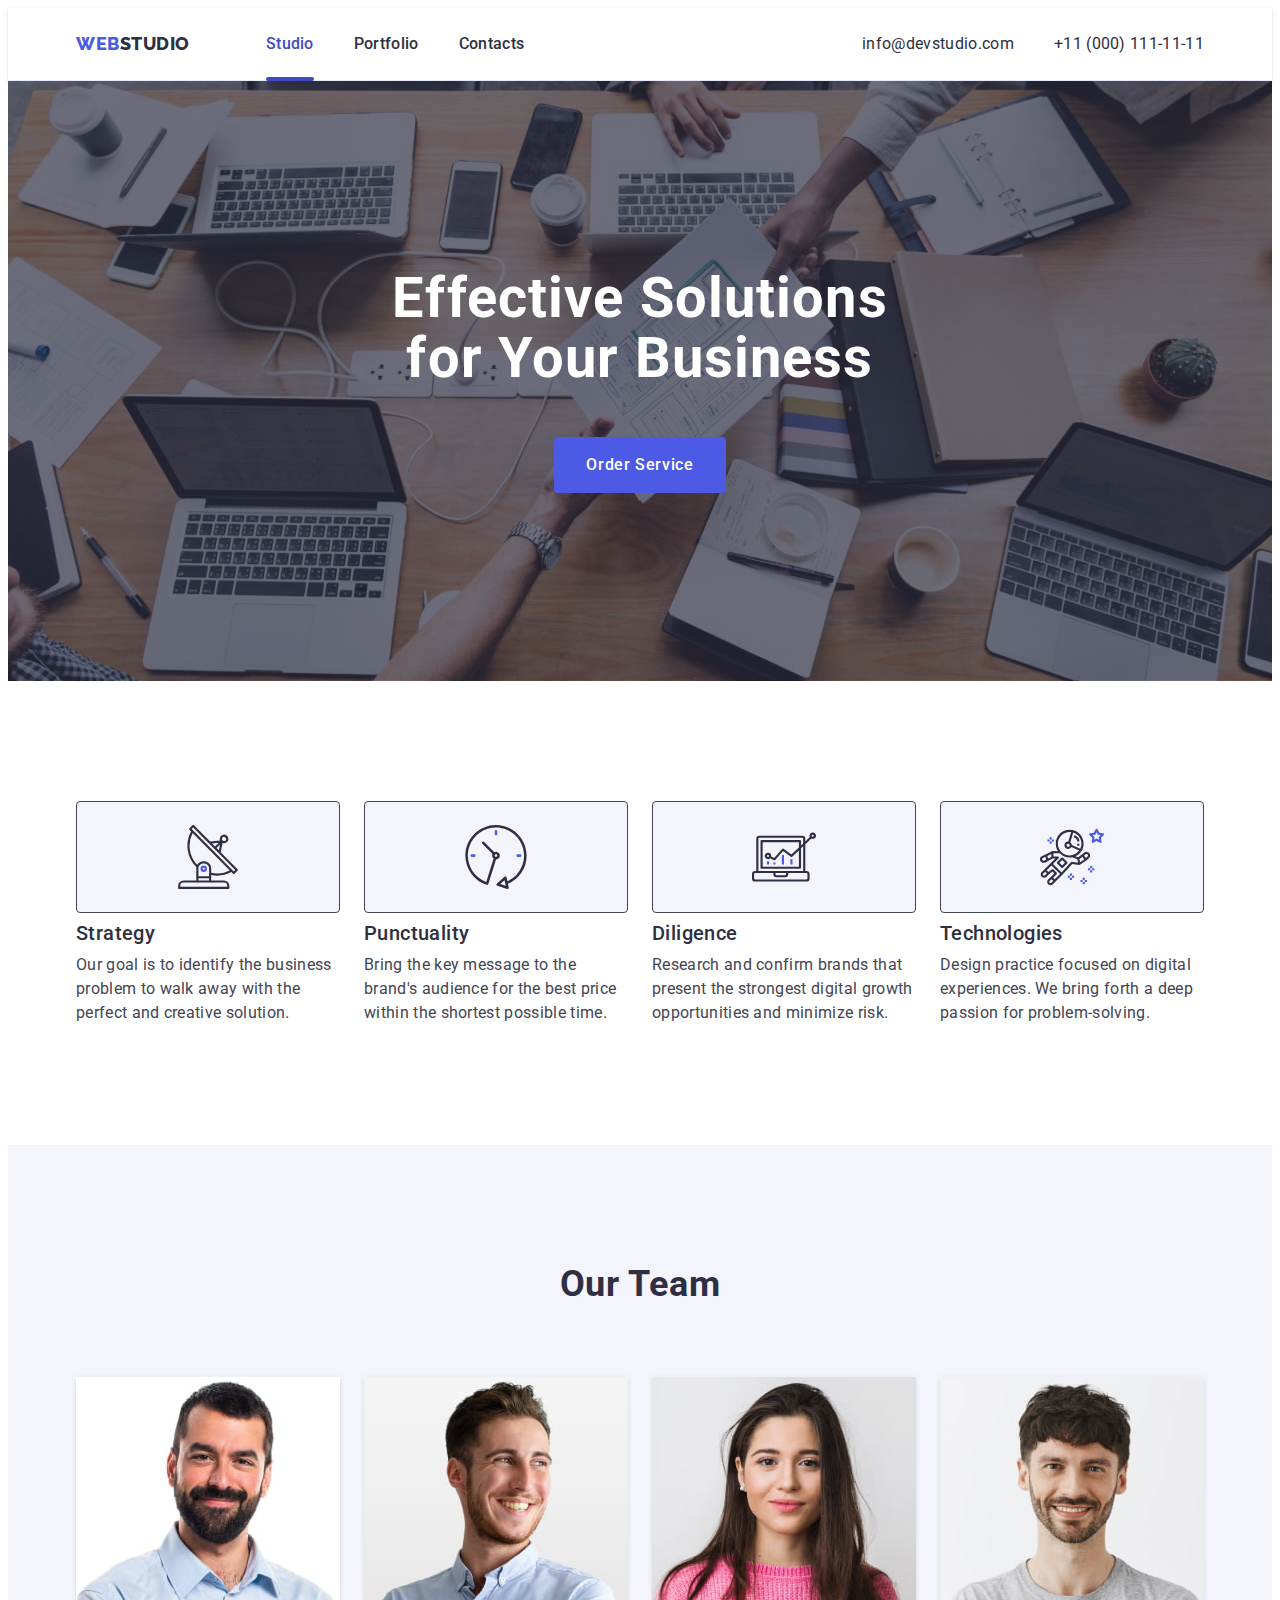
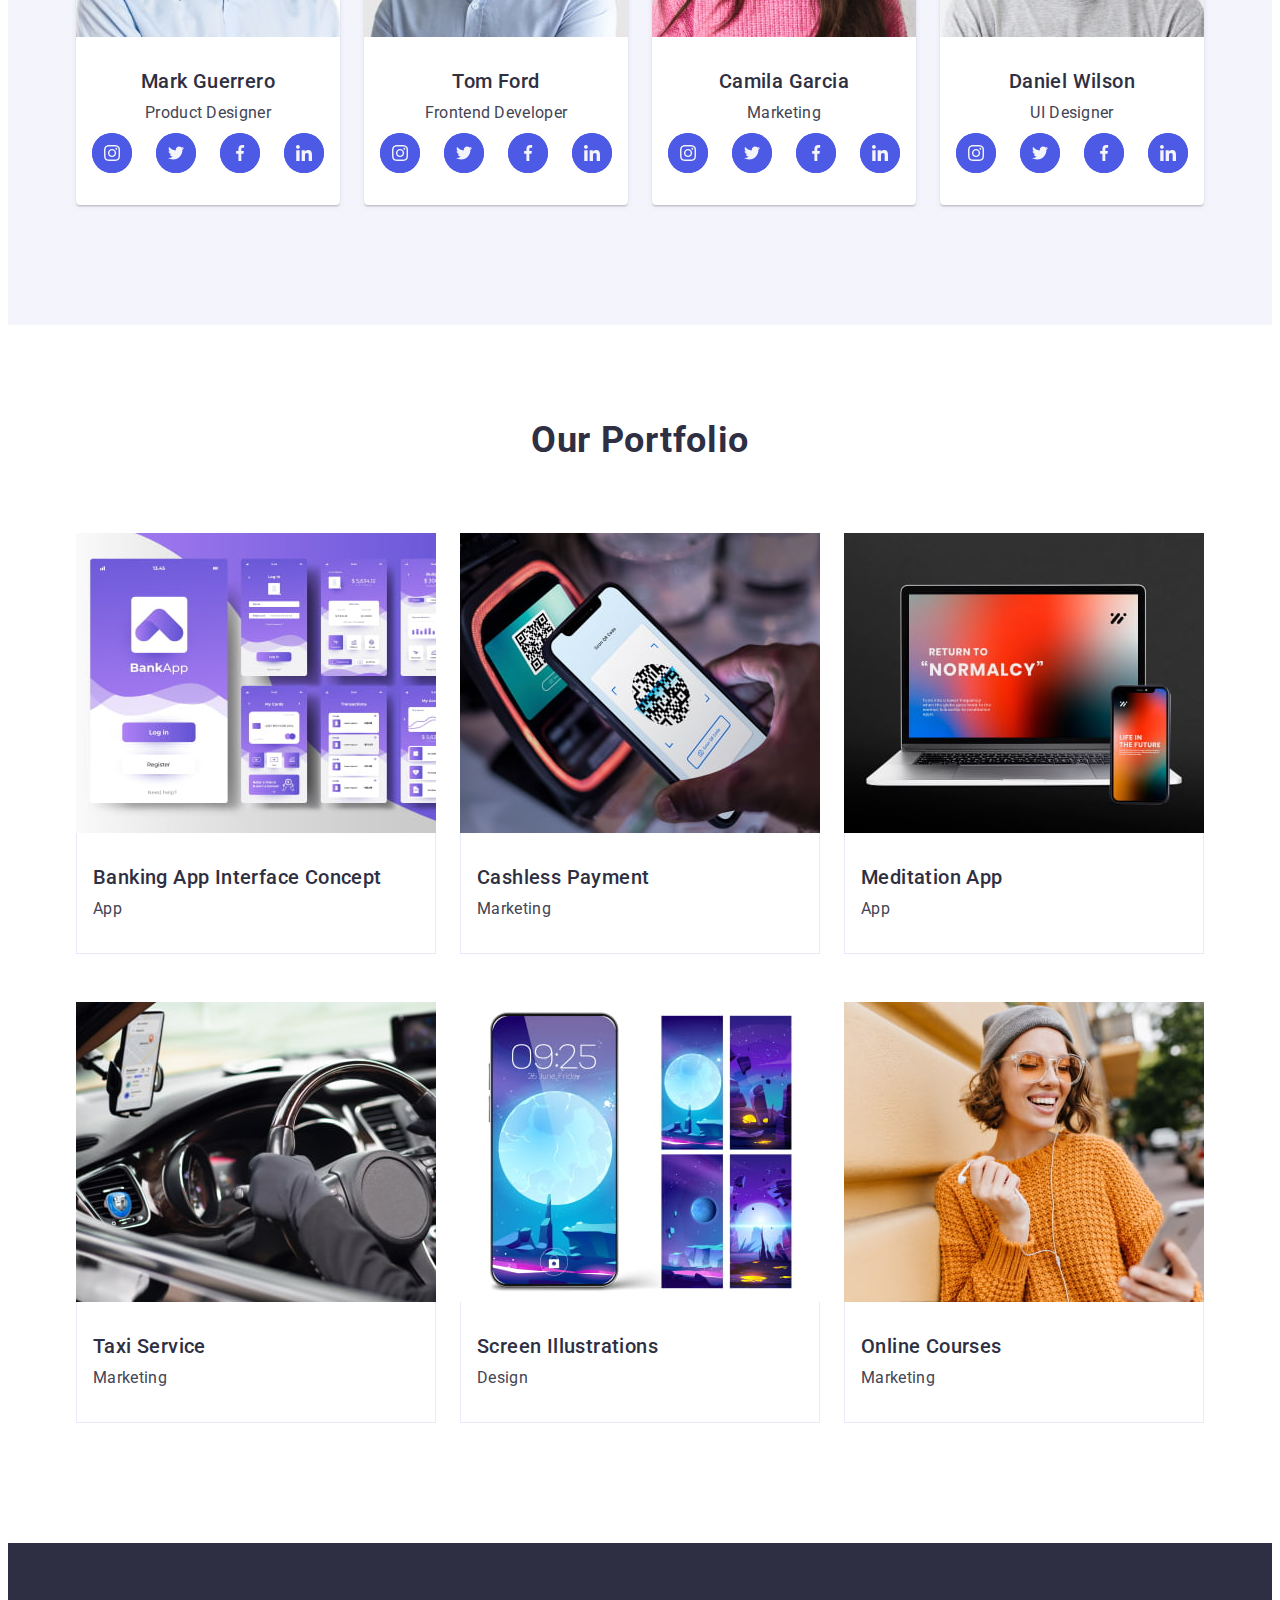
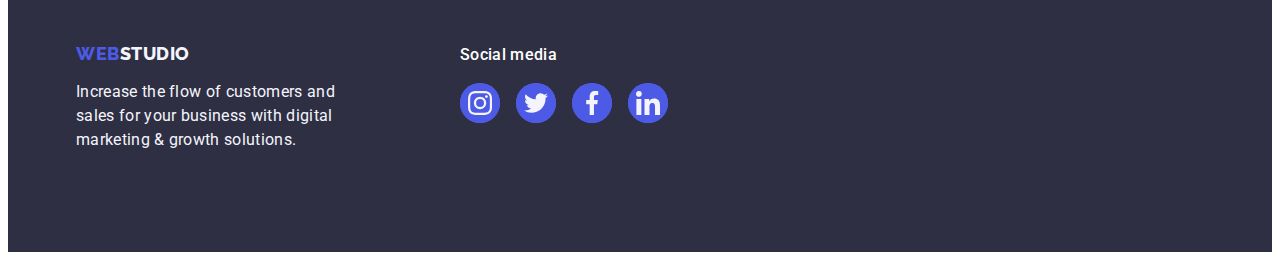
<file: index.html>
<!DOCTYPE html>
<html lang="en">
  <head>
    <meta charset="UTF-8" />
    <meta http-equiv="X-UA-Compatible" content="IE=edge" />
    <meta name="viewport" content="width=device-width, initial-scale=1.0" />
    <title lang="uk">Студія</title>

    <link rel="preconnect" href="https://fonts.googleapis.com" />
    <link rel="preconnect" href="https://fonts.gstatic.com" crossorigin />
    <link
      href="https://fonts.googleapis.com/css2?family=Raleway:wght@800&family=Roboto:wght@400;500;700;900&display=swap"
      rel="stylesheet"
    />
    <link
      rel="stylesheet"
      href="https://cdnjs.cloudflare.com/ajax/libs/modern-normalize/2.0.0/modern-normalize.min.css"
      integrity="sha512-4xo8blKMVCiXpTaLzQSLSw3KFOVPWhm/TRtuPVc4WG6kUgjH6J03IBuG7JZPkcWMxJ5huwaBpOpnwYElP/m6wg=="
      crossorigin="anonymous"
      referrerpolicy="no-referrer"
    />
    <link rel="stylesheet" href="./css/styles.css" />
  </head>

  <body>
    <!-- header -->
    <header class="header">
      <div class="header-container container">
        <nav class="header-nav">
          <a class="logo link logo-header" href="./index.html"
            >Web<span class="logo-dark">Studio</span></a
          >
          <ul class="nav-list list">
            <li class="nav-item">
              <a class="nav-link link current" href="./index.html">Studio</a>
            </li>
            <li class="nav-item">
              <a class="nav-link link" href="">Portfolio</a>
            </li>
            <li class="nav-item">
              <a class="nav-link link" href="">Contacts</a>
            </li>
          </ul>
        </nav>
        <address class="adress">
          <ul class="adress-list list">
            <li>
              <a class="link adress-link" href="mailto:info@devstudio.com"
                >info@devstudio.com</a
              >
            </li>
            <li>
              <a class="link adress-link" href="tel:+110001111111"
                >+11 (000) 111-11-11</a
              >
            </li>
          </ul>
        </address>
      </div>
    </header>

    <main>
      <!-- hero section 1-->
      <section class="hero">
        <div class="container">
          <h1 class="hero-title">Effective Solutions for Your Business</h1>
          <button class="hero-title-btn button" type="button">
            Order Service
          </button>
        </div>
      </section>

      <!-- Anvantages section 2-->
      <section class="advantages">
        <div class="container">
          <h2 hidden class="visually-hidden">Our advantages</h2>
          <ul class="list advantages-list">
            <li class="advantages-list-item">
              <div class="advantages-list-wrapper">
                <svg width="64" height="64">
                  <use href="./images/icons.svg#icon-antenna"></use>
                </svg>
              </div>
              <h3 class="advantages-title">Strategy</h3>
              <p class="advantages-text">
                Our goal is to identify the business problem to walk away with
                the perfect and creative solution.
              </p>
            </li>
            <li class="advantages-list-item">
              <div class="advantages-list-wrapper">
                <svg width="64" height="64">
                  <use href="./images/icons.svg#icon-clock"></use>
                </svg>
              </div>
              <h3 class="advantages-title">Punctuality</h3>
              <p class="advantages-text">
                Bring the key message to the brand's audience for the best price
                within the shortest possible time.
              </p>
            </li>
            <li class="advantages-list-item">
              <div class="advantages-list-wrapper">
                <svg width="64" height="64">
                  <use href="./images/icons.svg#icon-diagram"></use>
                </svg>
              </div>
              <h3 class="advantages-title">Diligence</h3>
              <p class="advantages-text">
                Research and confirm brands that present the strongest digital
                growth opportunities and minimize risk.
              </p>
            </li>
            <li class="advantages-list-item">
              <div class="advantages-list-wrapper">
                <svg width="64" height="64">
                  <use href="./images/icons.svg#icon-astronaut"></use>
                </svg>
              </div>
              <h3 class="advantages-title">Technologies</h3>
              <p class="advantages-text">
                Design practice focused on digital experiences. We bring forth a
                deep passion for problem-solving.
              </p>
            </li>
          </ul>
        </div>
      </section>

      <!-- Team  section 3-->
      <section class="team">
        <div class="container">
          <h2 class="section-title">Our Team</h2>
          <ul class="list team-set">
            <li class="team-list team-set-item">
              <img
                src="./images/team/img3.jpg"
                alt="Mark Guerrero"
                width="264"
                height="260"
              />
              <div class="team-set-item-box">
                <h3 class="team-member">Mark Guerrero</h3>
                <p class="team-text">Product Designer</p>
                <ul class="social-list list">
                  <li class="social-item">
                    <a
                      class="social-link link"
                      href="http://instagram.com"
                      target="_blank"
                      rel="noopener no-referrer"
                    >
                      <svg class="social-icon" width="16" height="16">
                        <use href="./images/icons.svg#icon-instagram"></use>
                      </svg>
                    </a>
                  </li>
                  <li class="social-item">
                    <a
                      class="social-link link"
                      href="http://twitter.com"
                      target="_blank"
                      rel="noopener no-referrer"
                    >
                      <svg class="social-icon" width="16" height="16">
                        <use href="./images/icons.svg#icon-twitter"></use>
                      </svg>
                    </a>
                  </li>
                  <li class="social-item">
                    <a
                      class="social-link link"
                      href="http://facebook.com"
                      target="_blank"
                      rel="noopener no-referrer"
                    >
                      <svg class="social-icon" width="16" height="16">
                        <use href="./images/icons.svg#icon-facebook"></use>
                      </svg>
                    </a>
                  </li>
                  <li class="social-item">
                    <a
                      class="social-link link"
                      href="http://linkedin.com"
                      target="_blank"
                      rel="noopener no-referrer"
                    >
                      <svg class="social-icon" width="16" height="16">
                        <use href="./images/icons.svg#icon-linkedin"></use>
                      </svg>
                    </a>
                  </li>
                </ul>
              </div>
            </li>

            <li class="team-list team-set-item">
              <img
                src="./images/team/img2.jpg"
                alt="Tom Ford"
                width="264"
                height="260"
              />
              <div class="team-set-item-box">
                <h3 class="team-member">Tom Ford</h3>
                <p class="team-text">Frontend Developer</p>
                <ul class="social-list list">
                  <li class="social-item">
                    <a
                      class="social-link link"
                      href="http://instagram.com"
                      target="_blank"
                      rel="noopener no-referrer"
                    >
                      <svg class="social-icon" width="16" height="16">
                        <use href="./images/icons.svg#icon-instagram"></use>
                      </svg>
                    </a>
                  </li>
                  <li class="social-item">
                    <a
                      class="social-link link"
                      href="http://twitter.com"
                      target="_blank"
                      rel="noopener no-referrer"
                    >
                      <svg class="social-icon" width="16" height="16">
                        <use href="./images/icons.svg#icon-twitter"></use>
                      </svg>
                    </a>
                  </li>
                  <li class="social-item">
                    <a
                      class="social-link link"
                      href="http://facebook.com"
                      target="_blank"
                      rel="noopener no-referrer"
                    >
                      <svg class="social-icon" width="16" height="16">
                        <use href="./images/icons.svg#icon-facebook"></use>
                      </svg>
                    </a>
                  </li>
                  <li class="social-item">
                    <a
                      class="social-link link"
                      href="http://linkedin.com"
                      target="_blank"
                      rel="noopener no-referrer"
                    >
                      <svg class="social-icon" width="16" height="16">
                        <use href="./images/icons.svg#icon-linkedin"></use>
                      </svg>
                    </a>
                  </li>
                </ul>
              </div>
            </li>

            <li class="team-list team-set-item">
              <img
                src="./images/team/img1.jpg"
                alt="Camila Garcia"
                width="264"
                height="260"
              />
              <div class="team-set-item-box">
                <h3 class="team-member">Camila Garcia</h3>
                <p class="team-text">Marketing</p>
                <ul class="social-list list">
                  <li class="social-item">
                    <a
                      class="social-link link"
                      href="http://instagram.com"
                      target="_blank"
                      rel="noopener no-referrer"
                    >
                      <svg class="social-icon" width="16" height="16">
                        <use href="./images/icons.svg#icon-instagram"></use>
                      </svg>
                    </a>
                  </li>
                  <li class="social-item">
                    <a
                      class="social-link link"
                      href="http://twitter.com"
                      target="_blank"
                      rel="noopener no-referrer"
                    >
                      <svg class="social-icon" width="16" height="16">
                        <use href="./images/icons.svg#icon-twitter"></use>
                      </svg>
                    </a>
                  </li>
                  <li class="social-item">
                    <a
                      class="social-link link"
                      href="http://facebook.com"
                      target="_blank"
                      rel="noopener no-referrer"
                    >
                      <svg class="social-icon" width="16" height="16">
                        <use href="./images/icons.svg#icon-facebook"></use>
                      </svg>
                    </a>
                  </li>
                  <li class="social-item">
                    <a
                      class="social-link link"
                      href="http://linkedin.com"
                      target="_blank"
                      rel="noopener no-referrer"
                    >
                      <svg class="social-icon" width="16" height="16">
                        <use href="./images/icons.svg#icon-linkedin"></use>
                      </svg>
                    </a>
                  </li>
                </ul>
              </div>
            </li>

            <li class="team-list team-set-item">
              <img
                src="./images/team/img.jpg"
                alt="Daniel Wilson"
                width="264"
                height="260"
              />
              <div class="team-set-item-box">
                <h3 class="team-member">Daniel Wilson</h3>
                <p class="team-text">UI Designer</p>
                <ul class="social-list list">
                  <li class="social-item">
                    <a
                      class="social-link link"
                      href="http://instagram.com"
                      target="_blank"
                      rel="noopener no-referrer"
                    >
                      <svg class="social-icon" width="16" height="16">
                        <use href="./images/icons.svg#icon-instagram"></use>
                      </svg>
                    </a>
                  </li>
                  <li class="social-item">
                    <a
                      class="social-link link"
                      href="http://twitter.com"
                      target="_blank"
                      rel="noopener no-referrer"
                    >
                      <svg class="social-icon" width="16" height="16">
                        <use href="./images/icons.svg#icon-twitter"></use>
                      </svg>
                    </a>
                  </li>
                  <li class="social-item">
                    <a
                      class="social-link link"
                      href="http://facebook.com"
                      target="_blank"
                      rel="noopener no-referrer"
                    >
                      <svg class="social-icon" width="16" height="16">
                        <use href="./images/icons.svg#icon-facebook"></use>
                      </svg>
                    </a>
                  </li>
                  <li class="social-item">
                    <a
                      class="social-link link"
                      href="http://linkedin.com"
                      target="_blank"
                      rel="noopener no-referrer"
                    >
                      <svg class="social-icon" width="16" height="16">
                        <use href="./images/icons.svg#icon-linkedin"></use>
                      </svg>
                    </a>
                  </li>
                </ul>
              </div>
            </li>
          </ul>
        </div>
      </section>

      <!--Portfolio section 4  -->
      <section class="projects">
        <div class="container">
          <h2 class="section-title">Our Portfolio</h2>
          <ul class="project-list list">
            <li class="project-item">
              <div class="box">
                <img
                  src="./images/projects/raw1-1.jpg"
                  alt="Bank app"
                  width="360"
                />
                <p class="overlay-text">
                  14 Stylish and User-Friendly App Design Concepts · Task
                  Manager App · Calorie Tracker App · Exotic Fruit Ecommerce App
                  · Cloud Storage App
                </p>
              </div>

              <div class="project-card">
                <h2 class="project-title link">
                  Banking App Interface Concept
                </h2>
                <p class="project-text link">App</p>
              </div>
            </li>

            <li class="project-item">
              <div class="box">
                <img
                  src="./images/projects/row1-2.jpg"
                  alt="Cachless payment"
                  width="360"
                />
                <p class="overlay-text">
                  14 Stylish and User-Friendly App Design Concepts · Task
                  Manager App · Calorie Tracker App · Exotic Fruit Ecommerce App
                  · Cloud Storage App
                </p>
              </div>

              <div class="project-card">
                <h2 class="project-title link">Cashless Payment</h2>
                <p class="project-text link">Marketing</p>
              </div>
            </li>

            <li class="project-item">
              <div class="box">
                <img
                  src="./images/projects/row1-3.jpg"
                  alt="Meditation App"
                  width="360"
                />

                <p class="overlay-text">
                  14 Stylish and User-Friendly App Design Concepts · Task
                  Manager App · Calorie Tracker App · Exotic Fruit Ecommerce App
                  · Cloud Storage App
                </p>
              </div>
              <div class="project-card">
                <h2 class="project-title link">Meditation App</h2>
                <p class="project-text link">App</p>
              </div>
            </li>

            <li class="project-item">
              <div class="box">
                <img
                  src="./images/projects/raw2-1.jpg"
                  alt="Taxi Service"
                  width="360"
                />

                <p class="overlay-text">
                  14 Stylish and User-Friendly App Design Concepts · Task
                  Manager App · Calorie Tracker App · Exotic Fruit Ecommerce App
                  · Cloud Storage App
                </p>
              </div>
              <div class="project-card">
                <h2 class="project-title link">Taxi Service</h2>
                <p class="project-text link">Marketing</p>
              </div>
            </li>

            <li class="project-item">
              <div class="box">
                <img
                  src="./images/projects/raw2-2.jpg"
                  alt="Screen Illustrations"
                  width="360"
                />

                <p class="overlay-text">
                  14 Stylish and User-Friendly App Design Concepts · Task
                  Manager App · Calorie Tracker App · Exotic Fruit Ecommerce App
                  · Cloud Storage App
                </p>
              </div>
              <div class="project-card">
                <h2 class="project-title link">Screen Illustrations</h2>
                <p class="project-text link">Design</p>
              </div>
            </li>

            <li class="project-item">
              <div class="box">
                <img
                  src="./images/projects/raw2-3.jpg"
                  alt="Online Courses"
                  width="360"
                />

                <p class="overlay-text">
                  14 Stylish and User-Friendly App Design Concepts · Task
                  Manager App · Calorie Tracker App · Exotic Fruit Ecommerce App
                  · Cloud Storage App
                </p>
              </div>
              <div class="project-card">
                <h2 class="project-title link">Online Courses</h2>
                <p class="project-text link">Marketing</p>
              </div>
            </li>
          </ul>
        </div>
      </section>
    </main>

    <!-- footer -->

    <footer class="footer">
      <div class="container footer-container">
        <div class="footer-logo-box">
          <a class="logo logo-footer link" href="./index.html"
            >Web<span class="logo-light">Studio</span></a
          >
          <p class="footer-text">
            Increase the flow of customers and sales for your business with
            digital marketing & growth solutions.
          </p>
        </div>

        <div class="social-box">
          <p class="social-title">Social media</p>
          <ul class="social-list list">
            <li class="social-item">
              <a
                class="social-link link"
                href="http://instagram.com"
                target="_blank"
                rel="noopener no-referrer"
              >
                <svg class="social-icon" width="24" height="24">
                  <use href="./images/icons.svg#icon-instagram"></use>
                </svg>
              </a>
            </li>
            <li class="social-item">
              <a
                class="social-link link"
                href="http://twitter.com"
                target="_blank"
                rel="noopener no-referrer"
              >
                <svg class="social-icon" width="24" height="24">
                  <use href="./images/icons.svg#icon-twitter"></use>
                </svg>
              </a>
            </li>
            <li class="social-item">
              <a
                class="social-link link"
                href="http://facebook.com"
                target="_blank"
                rel="noopener no-referrer"
              >
                <svg class="social-icon" width="24" height="24">
                  <use href="./images/icons.svg#icon-facebook"></use>
                </svg>
              </a>
            </li>
            <li class="social-item">
              <a
                class="social-link link"
                href="http://linkedin.com"
                target="_blank"
                rel="noopener no-referrer"
              >
                <svg class="social-icon" width="24" height="24">
                  <use href="./images/icons.svg#icon-linkedin"></use>
                </svg>
              </a>
            </li>
          </ul>
        </div>
      </div>
    </footer>
  </body>
</html>
</file>
<file: css/styles.css>
:root {
  --slate: #434455;
  --navyblue: #2e2f42;
  --iris: #4d5ae5;
  --white: #ffffff;
  --cloud: #f4f4fd;
  --ocean: #404bbf;
  --light: #e7e9fc;
}
/**
  |============================
  | General
  |============================
*/
body {
  color: var(--slate);
  background-color: var(--white);
  font-family: Roboto, sans-serif;
  font-size: 16px;
}

*,
*::after,
*::before {
  box-sizing: border-box;
}

h1,
h2,
h3,
h4,
h5,
h6,
p {
  margin: 0;
}

img {
  display: block;
  max-width: 100%;
  height: auto;
  object-fit: cover;
}
ul {
  list-style: none;
}

.container {
  width: 1158px;
  margin-left: auto;
  margin-right: auto;
  padding-left: 15px;
  padding-right: 15px;
}

/**
  |============================
  | link
  |============================
*/
.link {
  text-decoration: none;
  color: currentColor;
  transition: color 250ms cubic-bezier(0.4, 0, 0.2, 1);
  color: var(--navyblue);
}

.link:hover,
.link:focus {
  color: var(--ocean);
}

.list {
  list-style: none;
  padding: 0;
  margin: 0;
}

.logo {
  font-family: Raleway, sans-serif;
  font-weight: 800;
  font-size: 18px;
  line-height: 1.17;
  letter-spacing: 0.03em;
  text-transform: uppercase;
  flex: none;
  color: var(--iris);
  display: flex;
  align-items: center;
}
.logo-dark {
  color: var(--navyblue);
}
.logo-light {
  color: var(--cloud);
}
.logo-header {
  margin-right: 76px;
  padding: 24px 0;
}

/**
  |============================
  | header
  |============================
*/
.header {
  border-bottom: 1px solid var(--light);
  box-shadow: 0px 2px 1px rgba(46, 47, 66, 0.08),
    0px 1px 1px rgba(46, 47, 66, 0.16), 0px 1px 6px rgba(46, 47, 66, 0.08);
}
.header-container {
  display: flex;
  justify-content: space-between;
  align-items: center;
}
.header-nav {
  font-weight: 500;
  font-size: 18px;
  line-height: 1.5;
  letter-spacing: 0.02em;
  display: flex;
  align-items: center;
}
.nav-list {
  display: flex;
  gap: 40px;
}

.nav-item {
  font-weight: 500;
  font-size: 16px;
  line-height: 1.5;
  letter-spacing: 0.02em;
}

.nav-link {
  position: relative;
  display: block;
  padding: 24px 0;
}

.nav-link.current {
  color: var(--ocean);
}
.nav-link::after {
  position: absolute;
  content: '';
  display: block;
  left: 0;
  bottom: -1px;

  width: 100%;
  height: 4px;

  border-radius: 2px;
}

.nav-link.current::after {
  background-color: var(--ocean);
}

.adress {
  font-style: normal;
  line-height: 1.5;
  letter-spacing: 0.02em;
}
.adress-list {
  display: flex;
  gap: 40px;
}
.adress-link {
  padding: 24px 0;
}

/**
  |============================
  | hero
  |============================
*/
.hero {
  color: var(--white);
  max-width: 1440px;
  background-color: var(--navyblue);
  padding-bottom: 188px;
  padding-top: 188px;
  background-repeat: no-repeat;
  background-size: cover;
  background-position: center;
  background-image: linear-gradient(
      rgba(46, 47, 66, 0.7),
      rgba(46, 47, 66, 0.7)
    ),
    url(../images/hero-bg.jpg);
}

.hero-title {
  display: block;
  color: var(--white);
  max-width: 496px;
  margin: 0 auto 48px;
  font-weight: 700;
  font-size: 56px;
  line-height: 60px;
  text-align: center;
  line-height: 1.07;
  letter-spacing: 0.02em;
}
.hero-title-btn {
  color: var(--white);
  background-color: var(--iris);
  font-weight: 500;
  font-size: 16px;
  line-height: 1.5;
  letter-spacing: 0.04em;
  display: block;
  padding: 16px 32px;
  border-radius: 4px;
  margin-right: auto;
  margin-left: auto;
  min-width: 169px;
  height: 56px;
  border: none;
  transition: background-color 250ms cubic-bezier(0.4, 0, 0.2, 1);
}

/**
  |============================
  | button
  |============================
*/
.button {
  font-family: inherit;
  cursor: pointer;
}
.button:hover {
  background-color: var(--ocean);
  border: 1px solid transparent;
  transition: background-color 250ms cubic-bezier(0.4, 0, 0.2, 1);
}
.button:focus {
  background-color: var(--ocean);
  border: 1px solid transparent;
  transition: background-color 250ms cubic-bezier(0.4, 0, 0.2, 1);
}

.section-title {
  margin-bottom: 72px;
  font-weight: 700;
  font-size: 36px;
  line-height: 1.11;
  text-align: center;
  letter-spacing: 0.02em;
  text-transform: capitalize;
  color: var(--navyblue);
}

.visually-hidden {
  position: absolute;
  width: 1px;
  height: 1px;
  margin: -1px;
  border: 0;
  padding: 0;
  white-space: nowrap;
  clip-path: inset(100%);
  clip: rect(0 0 0 0);
  overflow: hidden;
}

/**
  |============================
  | advantages
  |============================
*/
.advantages {
  padding-top: 120px;
  padding-bottom: 120px;
}

.advantages-title {
  font-weight: 500;
  font-size: 20px;
  line-height: 1.2;
  letter-spacing: 0.02em;
  color: var(--navyblue);
  margin-bottom: 8px;
}

.advantages-list {
  display: flex;
  gap: 24px;
}

.advantages-list-item {
  flex-basis: calc((100% - 24px * 3) / 4);
}

.advantages-list-wrapper {
  display: flex;
  justify-content: center;
  align-items: center;
  width: 264px;
  height: 112px;
  margin-bottom: 8px;
  border-radius: 4px;
  border: 1px solid var(--slate);
  background: var(--cloud);
}

.advantages-text {
  line-height: 1.5;
  letter-spacing: 0.02em;
}

/**
  |============================
  | team
  |============================
*/
.team {
  background-color: var(--cloud);
  padding-top: 120px;
  padding-bottom: 120px;
}

.team-set {
  display: flex;
  gap: 24px;
}

.team-set-item {
  padding-bottom: 0px;
  border-radius: 0px 0px 4px 4px;
  box-shadow: 0px 2px 1px 0px rgba(46, 47, 66, 0.08),
    0px 1px 1px 0px rgba(46, 47, 66, 0.16),
    0px 1px 6px 0px rgba(46, 47, 66, 0.08);
}

.team-set-item-box {
  padding: 32px 0;
}

.team-list {
  background-color: var(--white);
}

.team-member {
  font-weight: 500;
  font-size: 20px;
  line-height: 1.2;
  text-align: center;
  letter-spacing: 0.02em;
  color: var(--navyblue);
  margin-bottom: 8px;
}
.team-text {
  font-size: 16px;
  line-height: 1.5;
  text-align: center;
  letter-spacing: 0.02em;
  color: var(--slate);
  margin-bottom: 8px;
}

.social-list {
  display: flex;
  justify-content: center;
  align-items: center;
  gap: 24px;
}

.social-item {
  width: 40px;
  height: 40px;
  border-radius: 50%;
  background-color: var(--iris);
}
.social-link {
  width: 100%;
  height: 100%;
  background-color: var(--iris);
  border-radius: 50%;
  display: flex;
  align-items: center;
  justify-content: center;
  transition: background-color 250ms cubic-bezier(0.4, 0, 0.2, 1);
}

.social-link:hover,
.social-link:focus {
  background-color: var(--ocean);
}

.social-icon {
  fill: var(--cloud);
}

/**
  |============================
  | portfolio
  |============================
*/

.projects {
  padding: 96px 0 120px 0;
}

.project-list {
  display: flex;
  flex-wrap: wrap;
  row-gap: 48px;
  column-gap: 24px;
}

.project-item {
  flex-basis: calc((100% - 24px * 2) / 3);
  transition: box-shadow 250ms cubic-bezier(0.4, 0, 0.2, 1);
}
.project-item:hover {
  box-shadow: 0px 1px 6px rgba(46, 47, 66, 0.08),
    0px 1px 1px rgba(46, 47, 66, 0.16), 0px 2px 1px rgba(46, 47, 66, 0.08);
}

.project-item:hover .overlay-text {
  transform: translateY(0%);
}

/**
  |============================
  | overlay
  |============================
*/
.box {
  position: relative;
  overflow: hidden;
}

.overlay-text {
  color: var(--cloud);
  line-height: 1.5;
  letter-spacing: 0.02em;
  padding: 40px 32px;

  position: absolute;
  top: 0;
  left: 0;
  width: 100%;
  height: 100%;

  transform: translateY(100%);
  transition: transform 250ms cubic-bezier(0.4, 0, 0.2, 1);

  background-color: var(--iris);

  display: flex;
}

.box:hover .overlay-text {
  transform: translateY(0);
}

/**
  |============================
  | project card
  |============================
*/
.project-card {
  display: flex;
  flex-direction: column;
  justify-content: center;
  align-items: flex-start;
  align-self: stretch;
  padding: 32px 16px;
  border: 1px solid #e7e9fc;
  border-top: none;
}

.project-title {
  font-weight: 500;
  font-size: 20px;
  line-height: 1.2;
  letter-spacing: 0.02em;
  color: var(--navyblue);
  margin-bottom: 8px;
}

.project-text {
  line-height: 1.5;
  letter-spacing: 0.02em;
  color: var(--slate);
}

/**
  |============================
  | footer
  |============================
*/

.footer {
  background-color: var(--navyblue);
  padding: 100px 0 100px 0;
}

.footer-container {
  display: flex;
  align-items: baseline;
}
.footer-logo-box {
  margin-right: 120px;
}

.logo-footer {
  display: inline-block;
  margin-bottom: 16px;
}

.footer-text {
  color: var(--cloud);
  line-height: 1.5;
  letter-spacing: 0.02em;
  width: 264px;
}

.social-box {
  display: inline-block;
}

.social-title {
  font-family: Roboto;
  font-weight: 500;
  font-size: 16px;
  line-height: 1.5;
  letter-spacing: 0.02em;
  color: var(--white);
  margin-bottom: 16px;
}

.footer .social-list {
  gap: 16px;
}

.footer .social-link:hover,
.footer .social-link:focus {
  background-color: #31d0aa;
}
</file>
